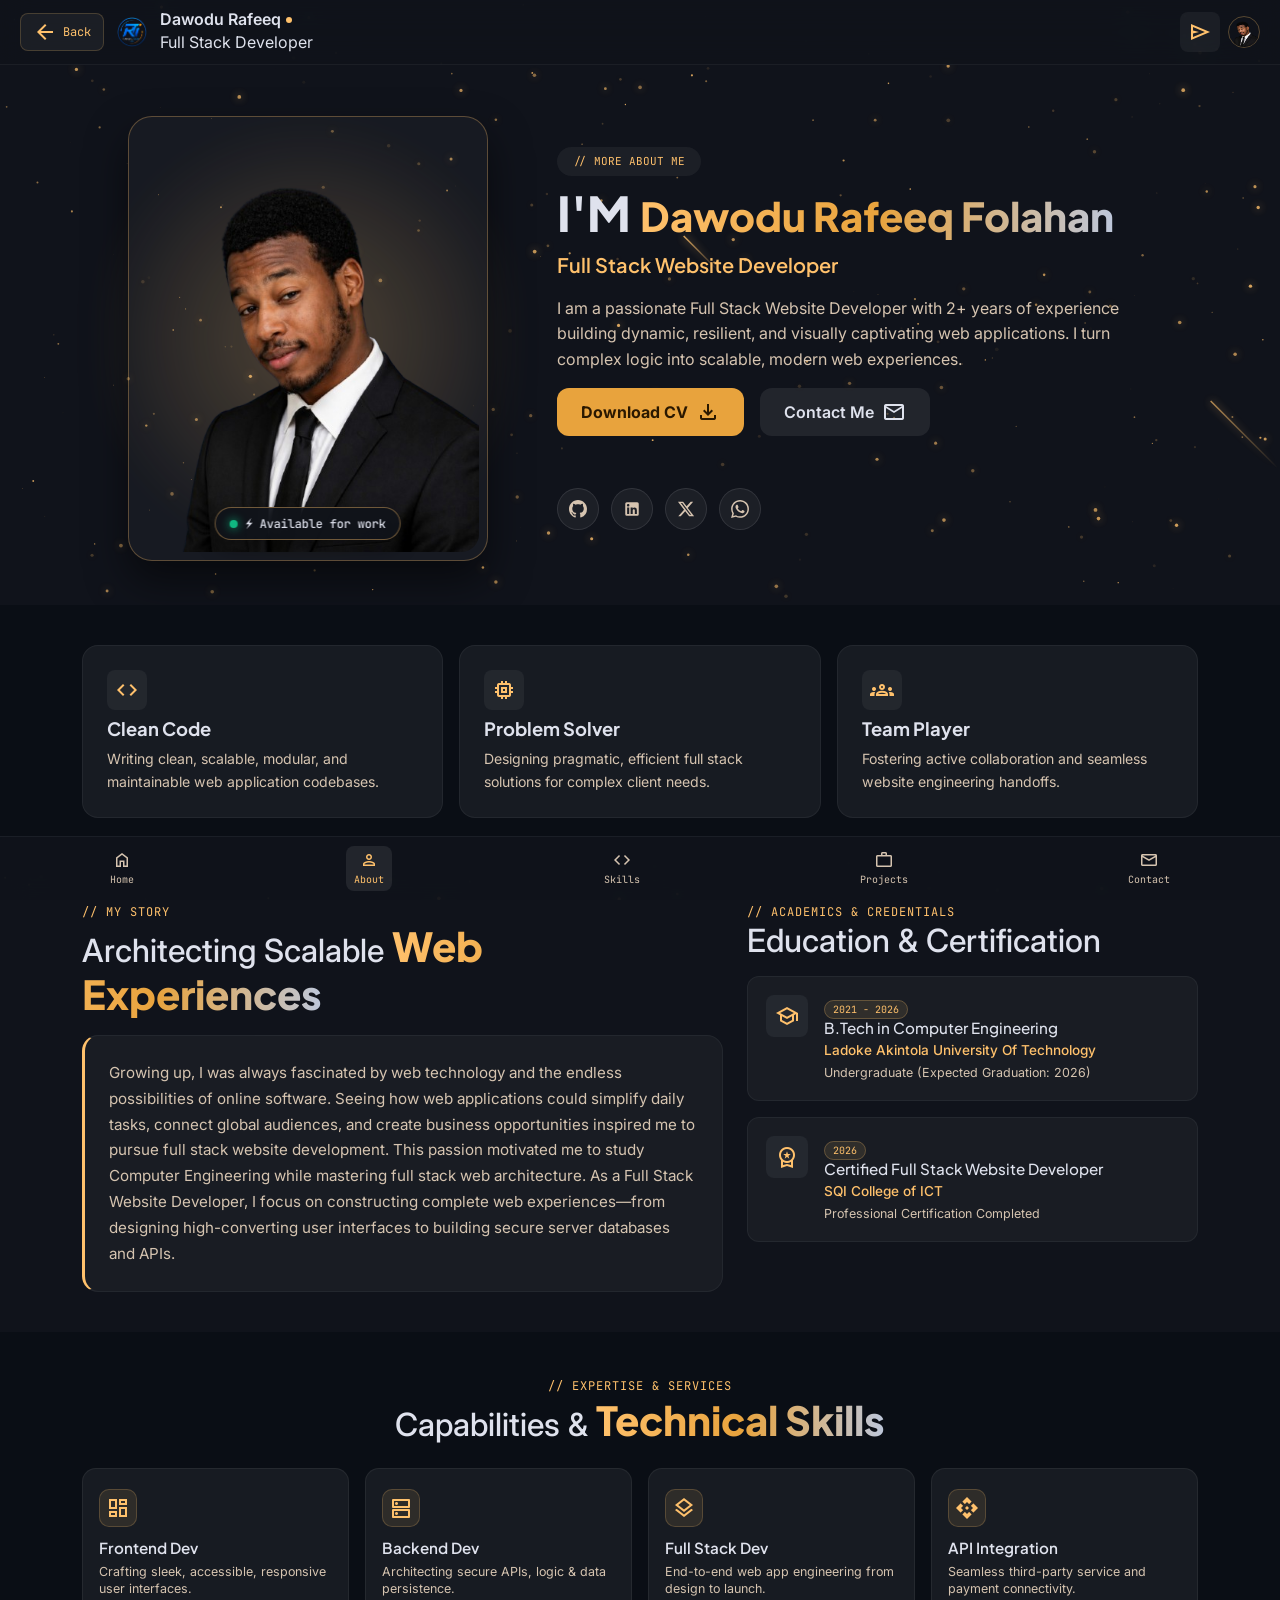
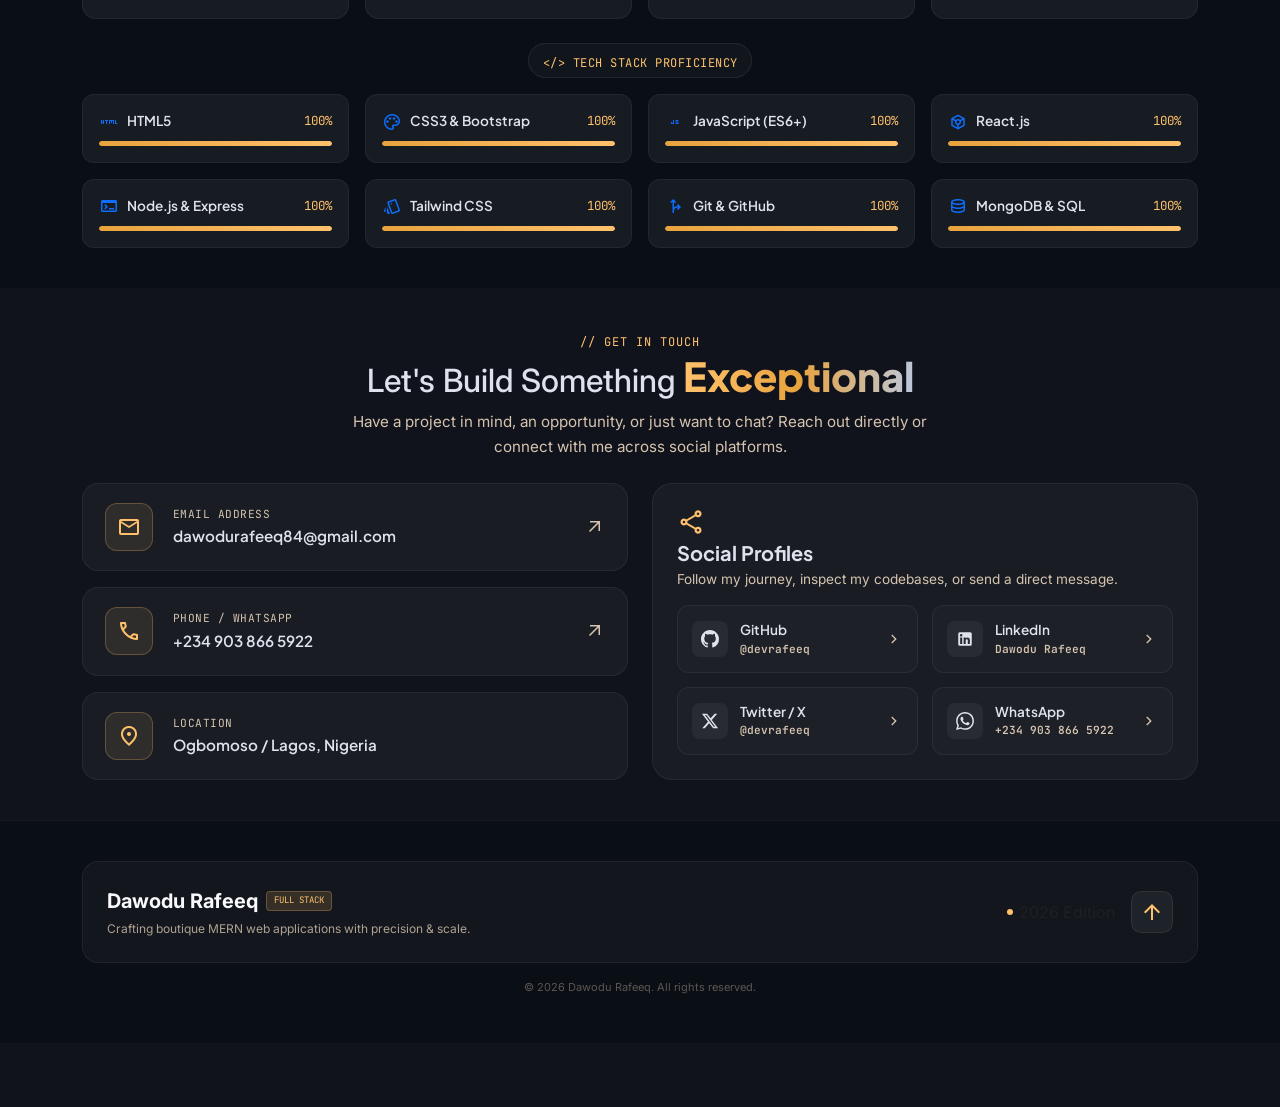
<file: about.html>
<!DOCTYPE html>
<html lang="en" class="dark">
<head>
  <meta charset="UTF-8">
  <meta name="viewport" content="width=device-width, initial-scale=1.0, maximum-scale=1.0, user-scalable=no, viewport-fit=cover">
  <title>About Dawodu Rafeeq | Full Stack Web Developer</title>

  <!-- Google Fonts -->
  <link rel="preconnect" href="https://fonts.googleapis.com">
  <link rel="preconnect" href="https://fonts.gstatic.com" crossorigin>
  <link href="https://fonts.googleapis.com/css2?family=Inter:wght@300;400;500;600;700&family=JetBrains+Mono:wght@400;500;600;700&family=Plus+Jakarta+Sans:wght@500;600;700;800&display=swap" rel="stylesheet">
  <link href="https://fonts.googleapis.com/css2?family=Material+Symbols+Outlined:opsz,wght,FILL,GRAD@20..48,100..700,0..1,-50..200" rel="stylesheet">

  <!-- Bootstrap 5.3 CSS -->
  <link href="https://cdn.jsdelivr.net/npm/bootstrap@5.3.2/dist/css/bootstrap.min.css" rel="stylesheet">

  <!-- Custom CSS -->
  <link rel="stylesheet" href="style.css">
  <link rel="stylesheet" href="about.css">
  <link rel="icon" href="./IMAGES/my logo.png">
</head>
<body>

  <!-- Animated Stars Canvas Background -->
  <canvas id="stars-canvas"></canvas>

  <!-- Header (Clean Top Navigation) -->
  <header class="portfolio-header" id="main-header">
    <div class="header-container">
      <div class="brand-group">
        <a href="index.html" class="btn-back-nav" title="Go back to Home">
          <span class="material-symbols-outlined">arrow_back</span>
          <span>Back</span>
        </a>
        <img alt="DevRafeeq Brand Monogram Logo" class="brand-logo" src="./IMAGES/my logo.png">
        <div class="brand-text d-none d-sm-block">
          <div class="brand-title">
            <span>Dawodu Rafeeq</span>
            <span class="status-dot"></span>
          </div>
          <span class="brand-subtitle">Full Stack Developer</span>
        </div>
      </div>

      <div class="header-actions">
        <a href="#contact" class="header-btn" aria-label="Contact">
          <span class="material-symbols-outlined">send</span>
        </a>
        <div class="profile-avatar">
          <img alt="Profile" src="./IMAGES/mypicture.png">
        </div>
      </div>
    </div>
  </header>

  <main class="portfolio-main">
    <!-- Hero / Bio Section -->
    <section id="hero" class="hero-section text-center text-lg-start">
      <div class="container">
        <div class="row align-items-center g-4">
          <!-- Hero Profile Image Frame -->
          <div class="col-lg-5 text-center">
            <div class="hero-image-container">
              <div class="image-glow"></div>
              <div class="image-frame">
                <img src="./IMAGES/mypicture.png" alt="Dawodu Rafeeq Folahan" class="hero-img">
                <div class="experience-badge">
                  <span class="badge-dot"></span>
                  <span class="badge-text">⚡ Available for work</span>
                </div>
              </div>
            </div>
          </div>

          <!-- Hero Content -->
          <div class="col-lg-7">
            <div class="status-pill mb-2">
              <span class="pill-text">// MORE ABOUT ME</span>
            </div>
            <h1 class="hero-headline mb-2">
              I'M <span class="hero-gradient-text">Dawodu Rafeeq Folahan</span>
            </h1>
            <div class="hero-subtitle mb-2">Full Stack Website Developer</div>
            <p class="hero-desc text-start mx-0 mb-3">
              I am a passionate Full Stack Website Developer with 2+ years of experience building dynamic, resilient, and visually captivating web applications. I turn complex logic into scalable, modern web experiences.
            </p>

            <!-- CTA Actions & Social Links Stack -->
            <div class="cta-wrapper d-flex flex-column align-items-center align-items-lg-start gap-3">
              <!-- Primary Action Buttons -->
              <div class="cta-group d-flex align-items-center flex-wrap gap-3">
                <a href="#" class="btn-primary">
                  <span>Download CV</span>
                  <span class="material-symbols-outlined">download</span>
                </a>
                <a href="#contact" class="btn-secondary">
                  <span>Contact Me</span>
                  <span class="material-symbols-outlined">mail</span>
                </a>
              </div>

              <!-- Hero Social Icons Bar (Positioned Directly Under Buttons) -->
              <div class="hero-social-links pt-1">
                <a href="https://github.com" target="_blank" aria-label="GitHub" class="social-icon-btn github">
                  <svg viewBox="0 0 24 24" width="18" height="18" fill="currentColor"><path d="M12 0C5.37 0 0 5.37 0 12c0 5.31 3.435 9.795 8.205 11.385.6.105.825-.255.825-.57 0-.285-.015-1.23-.015-2.235-3.015.555-3.795-.735-4.035-1.41-.135-.345-.72-1.41-1.23-1.695-.42-.225-1.02-.78-.015-.795.945-.015 1.62.87 1.845 1.23 1.08 1.815 2.805 1.305 3.495.99.105-.78.42-1.305.765-1.605-2.67-.3-5.46-1.335-5.46-5.925 0-1.305.465-2.385 1.23-3.225-.12-.3-.54-1.53.12-3.18 0 0 1.005-.315 3.3 1.23.96-.27 1.98-.405 3-.405s2.04.135 3 .405c2.295-1.56 3.3-1.23 3.3-1.23.66 1.65.24 2.88.12 3.18.765.84 1.23 1.905 1.23 3.225 0 4.605-2.805 5.625-5.475 5.925.435.375.81 1.095.81 2.22 0 1.605-.015 2.895-.015 3.3 0 .315.225.69.825.57A12.02 12.02 0 0024 12c0-6.63-5.37-12-12-12z"/></svg>
                </a>
                <a href="https://linkedin.com" target="_blank" aria-label="LinkedIn" class="social-icon-btn linkedin">
                  <svg viewBox="0 0 24 24" width="18" height="18" fill="currentColor"><path d="M19 3a2 2 0 0 1 2 2v14a2 2 0 0 1-2 2H5a2 2 0 0 1-2-2V5a2 2 0 0 1 2-2h14m-.5 15.5v-5.3a3.26 3.26 0 0 0-3.26-3.26c-.85 0-1.84.52-2.28 1.3v-1.11h-2.79v8.37h2.79v-4.93c0-.77.62-1.4 1.39-1.4a1.4 1.4 0 0 1 1.4 1.4v4.93h2.75M6.88 8.56a1.68 1.68 0 0 0 1.68-1.68c0-.93-.75-1.69-1.68-1.69a1.69 1.69 0 0 0-1.69 1.69c0 .93.76 1.68 1.69 1.68m1.39 9.94v-8.37H5.5v8.37h2.77z"/></svg>
                </a>
                <a href="https://twitter.com" target="_blank" aria-label="Twitter / X" class="social-icon-btn twitter">
                  <svg viewBox="0 0 24 24" width="18" height="18" fill="currentColor"><path d="M18.244 2.25h3.308l-7.227 8.26 8.502 11.24H16.17l-5.214-6.817L4.99 21.75H1.68l7.73-8.835L1.254 2.25H8.08l4.713 6.231zm-1.161 17.52h1.833L7.084 4.126H5.117z"/></svg>
                </a>
                <a href="https://wa.me/2349038665922" target="_blank" aria-label="WhatsApp" class="social-icon-btn whatsapp">
                  <svg viewBox="0 0 24 24" width="18" height="18" fill="currentColor"><path d="M.057 24l1.687-6.163c-1.041-1.804-1.588-3.849-1.587-5.946.003-6.556 5.338-11.891 11.893-11.891 3.181.001 6.167 1.24 8.413 3.488 2.245 2.248 3.481 5.236 3.48 8.414-.003 6.557-5.338 11.892-11.893 11.892-1.99-.001-3.951-.5-5.688-1.448l-6.305 1.654zm6.597-3.807c1.676.995 3.276 1.591 5.392 1.592 5.448 0 9.886-4.434 9.889-9.885.002-5.462-4.415-9.89-9.881-9.892-5.452 0-9.887 4.434-9.889 9.884-.001 2.225.651 3.891 1.746 5.634l-.999 3.648 3.742-.981zm11.387-5.464c-.074-.124-.272-.198-.57-.347-.297-.149-1.758-.868-2.031-.967-.272-.099-.47-.149-.669.149-.198.297-.768.967-.941 1.165-.173.198-.347.223-.644.074-.297-.149-1.255-.462-2.39-1.475-.883-.788-1.48-1.761-1.653-2.059-.173-.297-.018-.458.13-.606.134-.133.297-.347.446-.521.151-.172.2-.296.3-.495.099-.198.05-.372-.025-.521-.075-.148-.669-1.611-.916-2.206-.242-.579-.487-.501-.669-.51l-.57-.01c-.198 0-.52.074-.792.372s-1.04 1.016-1.04 2.479 1.065 2.876 1.213 3.074c.149.198 2.095 3.2 5.076 4.487.709.306 1.263.489 1.694.626.712.226 1.36.194 1.872.118.571-.085 1.758-.719 2.006-1.413.248-.695.248-1.29.173-1.414z"/></svg>
                </a>
              </div>
            </div>
          </div>
        </div>
      </div>
    </section>

    <!-- Core Characteristics Grid -->
    <section class="content-section bg-alt">
      <div class="container">
        <div class="row g-3">
          <div class="col-md-4">
            <div class="cha-card h-100">
              <div class="icon-box mb-2">
                <span class="material-symbols-outlined">code</span>
              </div>
              <h3>Clean Code</h3>
              <p>Writing clean, scalable, modular, and maintainable web application codebases.</p>
            </div>
          </div>

          <div class="col-md-4">
            <div class="cha-card h-100">
              <div class="icon-box mb-2">
                <span class="material-symbols-outlined">memory</span>
              </div>
              <h3>Problem Solver</h3>
              <p>Designing pragmatic, efficient full stack solutions for complex client needs.</p>
            </div>
          </div>

          <div class="col-md-4">
            <div class="cha-card h-100">
              <div class="icon-box mb-2">
                <span class="material-symbols-outlined">groups</span>
              </div>
              <h3>Team Player</h3>
              <p>Fostering active collaboration and seamless website engineering handoffs.</p>
            </div>
          </div>
        </div>
      </div>
    </section>

    <!-- My Story & Education Section -->
    <section id="about-story" class="content-section">
      <div class="container">
        <div class="row g-4">
          <!-- Story Narrative -->
          <div class="col-lg-7">
            <div class="section-header mb-3">
              <span class="section-tag">// MY STORY</span>
              <h2>Architecting Scalable <span class="hero-gradient-text">Web Experiences</span></h2>
            </div>
            <div class="story-narrative">
              <p>
                Growing up, I was always fascinated by web technology and the endless possibilities of online software. Seeing how web applications could simplify daily tasks, connect global audiences, and create business opportunities inspired me to pursue full stack website development. This passion motivated me to study Computer Engineering while mastering full stack web architecture. As a Full Stack Website Developer, I focus on constructing complete web experiences—from designing high-converting user interfaces to building secure server databases and APIs.
              </p>
            </div>
          </div>

          <!-- Education & Certifications -->
          <div class="col-lg-5">
            <div class="section-header mb-3">
              <span class="section-tag">// ACADEMICS & CREDENTIALS</span>
              <h2>Education &amp; Certification</h2>
            </div>
            <div class="d-flex flex-column gap-3">
              <div class="certificate-card">
                <div class="cert-logo-wrap">
                  <span class="material-symbols-outlined">school</span>
                </div>
                <div class="cert-info">
                  <div class="cert-meta-row">
                    <span class="cert-year-tag">2021 - 2026</span>
                  </div>
                  <h4>B.Tech in Computer Engineering</h4>
                  <div class="institution">Ladoke Akintola University Of Technology</div>
                  <div class="cert-status">Undergraduate (Expected Graduation: 2026)</div>
                </div>
              </div>

              <div class="certificate-card">
                <div class="cert-logo-wrap">
                  <span class="material-symbols-outlined">workspace_premium</span>
                </div>
                <div class="cert-info">
                  <div class="cert-meta-row">
                    <span class="cert-year-tag">2026</span>
                  </div>
                  <h4>Certified Full Stack Website Developer</h4>
                  <div class="institution">SQI College of ICT</div>
                  <div class="cert-status">Professional Certification Completed</div>
                </div>
              </div>
            </div>
          </div>
        </div>
      </div>
    </section>

    <!-- Combined Capabilities & Technical Skills Section -->
    <section id="skills" class="content-section bg-alt">
      <div class="container text-center">
        <div class="section-header mb-4">
          <span class="section-tag">// EXPERTISE & SERVICES</span>
          <h2>Capabilities &amp; <span class="hero-gradient-text">Technical Skills</span></h2>
        </div>

        <!-- Part 1: Core Capabilities -->
        <div class="row g-3 mb-4 text-start">
          <div class="col-6 col-md-3">
            <div class="capability-card">
              <div class="cap-icon-box">
                <span class="material-symbols-outlined">dashboard</span>
              </div>
              <h4>Frontend Dev</h4>
              <p>Crafting sleek, accessible, responsive user interfaces.</p>
            </div>
          </div>

          <div class="col-6 col-md-3">
            <div class="capability-card">
              <div class="cap-icon-box">
                <span class="material-symbols-outlined">dns</span>
              </div>
              <h4>Backend Dev</h4>
              <p>Architecting secure APIs, logic &amp; data persistence.</p>
            </div>
          </div>

          <div class="col-6 col-md-3">
            <div class="capability-card">
              <div class="cap-icon-box">
                <span class="material-symbols-outlined">layers</span>
              </div>
              <h4>Full Stack Dev</h4>
              <p>End-to-end web app engineering from design to launch.</p>
            </div>
          </div>

          <div class="col-6 col-md-3">
            <div class="capability-card">
              <div class="cap-icon-box">
                <span class="material-symbols-outlined">api</span>
              </div>
              <h4>API Integration</h4>
              <p>Seamless third-party service and payment connectivity.</p>
            </div>
          </div>
        </div>

        <!-- Sub-Heading Divider -->
        <div class="skills-sub-title mb-3">
          <span class="sub-tag">&lt;/&gt; TECH STACK PROFICIENCY</span>
        </div>

        <!-- Part 2: Skill Bars -->
        <div class="row g-3 text-start">
          <div class="col-sm-6 col-lg-3">
            <div class="skill-card">
              <div class="skill-header">
                <div class="skill-identity">
                  <span class="material-symbols-outlined text-primary fs-5">html</span>
                  <span class="skill-name">HTML5</span>
                </div>
                <span class="skill-percentage">100%</span>
              </div>
              <div class="progress-bar-custom"><div class="progress-fill" style="width: 100%;"></div></div>
            </div>
          </div>

          <div class="col-sm-6 col-lg-3">
            <div class="skill-card">
              <div class="skill-header">
                <div class="skill-identity">
                  <span class="material-symbols-outlined text-primary fs-5">palette</span>
                  <span class="skill-name">CSS3 &amp; Bootstrap</span>
                </div>
                <span class="skill-percentage">100%</span>
              </div>
              <div class="progress-bar-custom"><div class="progress-fill" style="width: 100%;"></div></div>
            </div>
          </div>

          <div class="col-sm-6 col-lg-3">
            <div class="skill-card">
              <div class="skill-header">
                <div class="skill-identity">
                  <span class="material-symbols-outlined text-primary fs-5">javascript</span>
                  <span class="skill-name">JavaScript (ES6+)</span>
                </div>
                <span class="skill-percentage">100%</span>
              </div>
              <div class="progress-bar-custom"><div class="progress-fill" style="width: 100%;"></div></div>
            </div>
          </div>

          <div class="col-sm-6 col-lg-3">
            <div class="skill-card">
              <div class="skill-header">
                <div class="skill-identity">
                  <span class="material-symbols-outlined text-primary fs-5">token</span>
                  <span class="skill-name">React.js</span>
                </div>
                <span class="skill-percentage">100%</span>
              </div>
              <div class="progress-bar-custom"><div class="progress-fill" style="width: 100%;"></div></div>
            </div>
          </div>

          <div class="col-sm-6 col-lg-3">
            <div class="skill-card">
              <div class="skill-header">
                <div class="skill-identity">
                  <span class="material-symbols-outlined text-primary fs-5">terminal</span>
                  <span class="skill-name">Node.js &amp; Express</span>
                </div>
                <span class="skill-percentage">100%</span>
              </div>
              <div class="progress-bar-custom"><div class="progress-fill" style="width: 100%;"></div></div>
            </div>
          </div>

          <div class="col-sm-6 col-lg-3">
            <div class="skill-card">
              <div class="skill-header">
                <div class="skill-identity">
                  <span class="material-symbols-outlined text-primary fs-5">style</span>
                  <span class="skill-name">Tailwind CSS</span>
                </div>
                <span class="skill-percentage">100%</span>
              </div>
              <div class="progress-bar-custom"><div class="progress-fill" style="width: 100%;"></div></div>
            </div>
          </div>

          <div class="col-sm-6 col-lg-3">
            <div class="skill-card">
              <div class="skill-header">
                <div class="skill-identity">
                  <span class="material-symbols-outlined text-primary fs-5">fork_right</span>
                  <span class="skill-name">Git &amp; GitHub</span>
                </div>
                <span class="skill-percentage">100%</span>
              </div>
              <div class="progress-bar-custom"><div class="progress-fill" style="width: 100%;"></div></div>
            </div>
          </div>

          <div class="col-sm-6 col-lg-3">
            <div class="skill-card">
              <div class="skill-header">
                <div class="skill-identity">
                  <span class="material-symbols-outlined text-primary fs-5">database</span>
                  <span class="skill-name">MongoDB &amp; SQL</span>
                </div>
                <span class="skill-percentage">100%</span>
              </div>
              <div class="progress-bar-custom"><div class="progress-fill" style="width: 100%;"></div></div>
            </div>
          </div>
        </div>
      </div>
    </section>

    <!-- Contact Section -->
    <section id="contact" class="content-section">
      <div class="container">
        <div class="section-header text-center mb-4">
          <span class="section-tag">// GET IN TOUCH</span>
          <h2>Let's Build Something <span class="hero-gradient-text">Exceptional</span></h2>
          <p class="section-desc mx-auto" style="max-width: 580px;">Have a project in mind, an opportunity, or just want to chat? Reach out directly or connect with me across social platforms.</p>
        </div>

        <div class="row g-4 justify-content-center align-items-stretch">
          <!-- Left: Direct Contact Information Cards -->
          <div class="col-lg-6">
            <div class="contact-info-wrapper h-100 d-flex flex-column justify-content-between gap-3">
              <a href="mailto:dawodurafeeq84@gmail.com" class="contact-detail-card">
                <div class="contact-icon-box">
                  <span class="material-symbols-outlined">mail</span>
                </div>
                <div class="contact-card-text">
                  <span class="contact-label">EMAIL ADDRESS</span>
                  <span class="contact-value">dawodurafeeq84@gmail.com</span>
                </div>
                <span class="material-symbols-outlined arrow-icon">arrow_outward</span>
              </a>

              <a href="https://wa.me/2349038665922" target="_blank" rel="noopener noreferrer" class="contact-detail-card">
                <div class="contact-icon-box">
                  <span class="material-symbols-outlined">call</span>
                </div>
                <div class="contact-card-text">
                  <span class="contact-label">PHONE / WHATSAPP</span>
                  <span class="contact-value">+234 903 866 5922</span>
                </div>
                <span class="material-symbols-outlined arrow-icon">arrow_outward</span>
              </a>

              <div class="contact-detail-card static">
                <div class="contact-icon-box">
                  <span class="material-symbols-outlined">location_on</span>
                </div>
                <div class="contact-card-text">
                  <span class="contact-label">LOCATION</span>
                  <span class="contact-value">Ogbomoso / Lagos, Nigeria</span>
                </div>
              </div>
            </div>
          </div>

          <!-- Right: Social Media Hub Card -->
          <div class="col-lg-6">
            <div class="social-hub-card h-100">
              <div class="hub-header mb-3">
                <span class="material-symbols-outlined hub-icon">share</span>
                <h3>Social Profiles</h3>
                <p>Follow my journey, inspect my codebases, or send a direct message.</p>
              </div>

              <div class="social-grid">
                <a href="https://github.com" target="_blank" class="social-grid-item github">
                  <div class="social-brand-icon">
                    <svg viewBox="0 0 24 24" fill="currentColor"><path d="M12 0C5.37 0 0 5.37 0 12c0 5.31 3.435 9.795 8.205 11.385.6.105.825-.255.825-.57 0-.285-.015-1.23-.015-2.235-3.015.555-3.795-.735-4.035-1.41-.135-.345-.72-1.41-1.23-1.695-.42-.225-1.02-.78-.015-.795.945-.015 1.62.87 1.845 1.23 1.08 1.815 2.805 1.305 3.495.99.105-.78.42-1.305.765-1.605-2.67-.3-5.46-1.335-5.46-5.925 0-1.305.465-2.385 1.23-3.225-.12-.3-.54-1.53.12-3.18 0 0 1.005-.315 3.3 1.23.96-.27 1.98-.405 3-.405s2.04.135 3 .405c2.295-1.56 3.3-1.23 3.3-1.23.66 1.65.24 2.88.12 3.18.765.84 1.23 1.905 1.23 3.225 0 4.605-2.805 5.625-5.475 5.925.435.375.81 1.095.81 2.22 0 1.605-.015 2.895-.015 3.3 0 .315.225.69.825.57A12.02 12.02 0 0024 12c0-6.63-5.37-12-12-12z"/></svg>
                  </div>
                  <div class="social-details">
                    <span class="social-title">GitHub</span>
                    <span class="social-handle">@devrafeeq</span>
                  </div>
                  <span class="material-symbols-outlined link-arrow">chevron_right</span>
                </a>

                <a href="https://linkedin.com" target="_blank" class="social-grid-item linkedin">
                  <div class="social-brand-icon">
                    <svg viewBox="0 0 24 24" fill="currentColor"><path d="M19 3a2 2 0 0 1 2 2v14a2 2 0 0 1-2 2H5a2 2 0 0 1-2-2V5a2 2 0 0 1 2-2h14m-.5 15.5v-5.3a3.26 3.26 0 0 0-3.26-3.26c-.85 0-1.84.52-2.28 1.3v-1.11h-2.79v8.37h2.79v-4.93c0-.77.62-1.4 1.39-1.4a1.4 1.4 0 0 1 1.4 1.4v4.93h2.75M6.88 8.56a1.68 1.68 0 0 0 1.68-1.68c0-.93-.75-1.69-1.68-1.69a1.69 1.69 0 0 0-1.69 1.69c0 .93.76 1.68 1.69 1.68m1.39 9.94v-8.37H5.5v8.37h2.77z"/></svg>
                  </div>
                  <div class="social-details">
                    <span class="social-title">LinkedIn</span>
                    <span class="social-handle">Dawodu Rafeeq</span>
                  </div>
                  <span class="material-symbols-outlined link-arrow">chevron_right</span>
                </a>

                <a href="https://twitter.com" target="_blank" class="social-grid-item twitter">
                  <div class="social-brand-icon">
                    <svg viewBox="0 0 24 24" fill="currentColor"><path d="M18.244 2.25h3.308l-7.227 8.26 8.502 11.24H16.17l-5.214-6.817L4.99 21.75H1.68l7.73-8.835L1.254 2.25H8.08l4.713 6.231zm-1.161 17.52h1.833L7.084 4.126H5.117z"/></svg>
                  </div>
                  <div class="social-details">
                    <span class="social-title">Twitter / X</span>
                    <span class="social-handle">@devrafeeq</span>
                  </div>
                  <span class="material-symbols-outlined link-arrow">chevron_right</span>
                </a>

                <a href="https://wa.me/2349038665922" target="_blank" class="social-grid-item whatsapp">
                  <div class="social-brand-icon">
                    <svg viewBox="0 0 24 24" fill="currentColor"><path d="M.057 24l1.687-6.163c-1.041-1.804-1.588-3.849-1.587-5.946.003-6.556 5.338-11.891 11.893-11.891 3.181.001 6.167 1.24 8.413 3.488 2.245 2.248 3.481 5.236 3.48 8.414-.003 6.557-5.338 11.892-11.893 11.892-1.99-.001-3.951-.5-5.688-1.448l-6.305 1.654zm6.597-3.807c1.676.995 3.276 1.591 5.392 1.592 5.448 0 9.886-4.434 9.889-9.885.002-5.462-4.415-9.89-9.881-9.892-5.452 0-9.887 4.434-9.889 9.884-.001 2.225.651 3.891 1.746 5.634l-.999 3.648 3.742-.981zm11.387-5.464c-.074-.124-.272-.198-.57-.347-.297-.149-1.758-.868-2.031-.967-.272-.099-.47-.149-.669.149-.198.297-.768.967-.941 1.165-.173.198-.347.223-.644.074-.297-.149-1.255-.462-2.39-1.475-.883-.788-1.48-1.761-1.653-2.059-.173-.297-.018-.458.13-.606.134-.133.297-.347.446-.521.151-.172.2-.296.3-.495.099-.198.05-.372-.025-.521-.075-.148-.669-1.611-.916-2.206-.242-.579-.487-.501-.669-.51l-.57-.01c-.198 0-.52.074-.792.372s-1.04 1.016-1.04 2.479 1.065 2.876 1.213 3.074c.149.198 2.095 3.2 5.076 4.487.709.306 1.263.489 1.694.626.712.226 1.36.194 1.872.118.571-.085 1.758-.719 2.006-1.413.248-.695.248-1.29.173-1.414z"/></svg>
                  </div>
                  <div class="social-details">
                    <span class="social-title">WhatsApp</span>
                    <span class="social-handle">+234 903 866 5922</span>
                  </div>
                  <span class="material-symbols-outlined link-arrow">chevron_right</span>
                </a>
              </div>
            </div>
          </div>
        </div>
      </div>
    </section>

    <!-- REDESIGNED FOOTER (MATCHED TO INDEX & PROJECTS PAGES) -->
    <footer class="portfolio-footer">
      <div class="container max-w-4xl">
        <div class="footer-glass-panel p-4 rounded-4 d-flex flex-column flex-md-row justify-content-between align-items-center gap-3">
          <div class="footer-brand-info text-center text-md-start">
            <div class="d-flex align-items-center justify-content-center justify-content-md-start gap-2 mb-1">
              <span class="fw-bold fs-5 text-light">Dawodu Rafeeq</span>
              <span class="badge-tag">FULL STACK</span>
            </div>
            <p class="footer-subtext mb-0 font-mono">Crafting boutique MERN web applications with precision &amp; scale.</p>
          </div>

          <div class="footer-right-action d-flex align-items-center gap-3">
            <span class="status-online font-mono text-muted">
              <span class="dot"></span> 2026 Edition
            </span>
            <a href="#hero" class="footer-back-top" aria-label="Back to Top">
              <span class="material-symbols-outlined">arrow_upward</span>
            </a>
          </div>
        </div>

        <div class="footer-bottom-bar text-center mt-3 font-mono">
          © 2026 Dawodu Rafeeq. All rights reserved.
        </div>
      </div>
    </footer>
  </main>

  <!-- Mobile Bottom Navigation Dock -->
  <nav class="mobile-bottom-nav">
    <a href="index.html" class="nav-link" title="Home">
      <span class="material-symbols-outlined">home</span>
      <span>Home</span>
    </a>
    <a href="#hero" class="nav-link active" title="About">
      <span class="material-symbols-outlined">person</span>
      <span>About</span>
    </a>
    <a href="#skills" class="nav-link" title="Skills">
      <span class="material-symbols-outlined">code</span>
      <span>Skills</span>
    </a>
    <a href="index.html#projects" class="nav-link" title="Projects">
      <span class="material-symbols-outlined">work</span>
      <span>Projects</span>
    </a>
    <a href="#contact" class="nav-link" title="Contact">
      <span class="material-symbols-outlined">mail</span>
      <span>Contact</span>
    </a>
  </nav>

  <!-- Bootstrap 5 JS -->
  <script src="https://cdn.jsdelivr.net/npm/bootstrap@5.3.2/dist/js/bootstrap.bundle.min.js"></script>

  <!-- Custom Animation Script -->
  <script src="animation.js"></script>
</body>
</html>
</file>
<file: style.css>
/* Custom CSS Variables & Base Rules */
:root {
    --bg-surface: #10131b;
    --bg-surface-alt: #0a0e15;
    --bg-card: rgba(28, 32, 39, 0.75);
    --primary-color: #ffc16c;
    --primary-container: #e8a33d;
    --text-primary: #dfe2ed;
    --text-muted: #d6c4b0;
    --font-display: 'Plus Jakarta Sans', sans-serif;
    --font-body: 'Inter', sans-serif;
    --font-mono: 'JetBrains Mono', monospace;
}

* {
    box-sizing: border-box;
}

html {
    scroll-behavior: smooth;
}

body {
    margin: 0;
    padding: 0;
    background-color: var(--bg-surface);
    color: var(--text-primary);
    font-family: var(--font-body);
    overflow-x: hidden;
    padding-bottom: calc(64px + env(safe-area-inset-bottom));
}

::-webkit-scrollbar {
    display: none;
}

/* Header Styles */
.portfolio-header {
    position: fixed;
    top: 0;
    width: 100%;
    z-index: 1000;
    background: rgba(16, 19, 27, 0.85);
    backdrop-filter: blur(16px);
    border-bottom: 1px solid rgba(255, 255, 255, 0.05);
    transition: transform 0.35s ease, opacity 0.35s ease;
}

.portfolio-header.header-hidden {
    transform: translateY(-100%);
    opacity: 0;
}

.header-container {
    height: 64px;
    padding: 0 1.25rem;
    display: flex;
    align-items: center;
    justify-content: space-between;
}

.brand-group {
    display: flex;
    align-items: center;
    gap: 0.75rem;
}

.brand-logo {
    height: 32px;
    width: auto;
}

.brand-title {
    display: flex;
    align-items: center;
    gap: 0.35rem;
    font-weight: 600;
    line-height: 1.2;
}

.brand-role {
    font-family: var(--font-mono);
    font-size: 10px;
    color: var(--primary-color);
    letter-spacing: 0.3px;
    line-height: 1.2;
    opacity: 0.9;
}

.status-dot {
    width: 6px;
    height: 6px;
    border-radius: 50%;
    background-color: var(--primary-color);
    animation: pulse 2s infinite;
}

.header-actions {
    display: flex;
    align-items: center;
    gap: 0.5rem;
}

.header-btn {
    width: 40px;
    height: 40px;
    display: flex;
    align-items: center;
    justify-content: center;
    border-radius: 8px;
    background: rgba(255, 255, 255, 0.05);
    color: var(--primary-color);
    text-decoration: none;
    transition: all 0.2s ease;
}

.header-btn:hover {
    background: var(--primary-color);
    color: #000;
}

.profile-avatar img {
    width: 32px;
    height: 32px;
    border-radius: 50%;
    border: 1px solid rgba(255, 193, 108, 0.3);
}

/* Sections & Typography */
.portfolio-main {
    padding-top: 64px;
    padding-bottom: 0;
}

.content-section {
    padding: 3.5rem 1.25rem 2rem;
    position: relative;
}

.bg-alt {
    background-color: var(--bg-surface-alt);
}

.hero-section {
    position: relative;
    padding: 3rem 1.25rem 3.5rem;
    overflow: hidden;
}

.hero-glow-amber {
    position: absolute;
    top: -50px;
    left: 50%;
    transform: translateX(-50%);
    width: 350px;
    height: 350px;
    background: var(--primary-container);
    filter: blur(110px);
    opacity: 0.25;
    border-radius: 50%;
    pointer-events: none;
    z-index: -1;
}

.status-pill {
    display: inline-flex;
    align-items: center;
    gap: 0.5rem;
    padding: 0.4rem 1rem;
    border-radius: 50px;
    background: rgba(255, 255, 255, 0.05);
    margin-bottom: 1.25rem;
}

.status-ping {
    width: 8px;
    height: 8px;
    border-radius: 50%;
    background-color: var(--primary-color);
    animation: ping 1.5s infinite;
}

.pill-text {
    font-family: var(--font-mono);
    font-size: 11px;
    color: var(--primary-color);
    text-transform: uppercase;
}

.hero-headline {
    font-family: var(--font-display);
    font-weight: 800;
    font-size: 2.25rem;
}

.hero-gradient-text {
    font-family: var(--font-display);
    font-weight: 800;
    font-size: 2rem;
    background: linear-gradient(90deg, #ffc16c, #e8a33d, #bdc7db);
    -webkit-background-clip: text;
    -webkit-text-fill-color: transparent;
}

.hero-desc {
    color: var(--text-muted);
    max-width: 600px;
    margin: 1rem auto 1.75rem;
    line-height: 1.6;
}

/* Buttons */
.cta-group {
    display: flex;
    justify-content: center;
    gap: 1rem;
    flex-wrap: wrap;
    margin-bottom: 2rem;
}

.btn-primary {
    display: inline-flex;
    align-items: center;
    gap: 0.5rem;
    padding: 0.75rem 1.5rem;
    border-radius: 12px;
    background: var(--primary-container);
    color: #2a1800;
    font-weight: 700;
    text-decoration: none;
    border: none;
    transition: transform 0.25s ease, box-shadow 0.25s ease, filter 0.25s ease;
}

.btn-primary:hover {
    filter: brightness(1.15);
    color: #2a1800;
    transform: translateY(-2px);
    box-shadow: 0 8px 20px rgba(232, 163, 61, 0.35);
}

.btn-secondary {
    display: inline-flex;
    align-items: center;
    gap: 0.5rem;
    padding: 0.75rem 1.5rem;
    border-radius: 12px;
    background: rgba(255, 255, 255, 0.08);
    color: var(--text-primary);
    font-weight: 600;
    text-decoration: none;
    transition: background 0.25s ease, transform 0.25s ease;
}

.btn-secondary:hover {
    background: rgba(255, 255, 255, 0.15);
    color: var(--text-primary);
    transform: translateY(-2px);
}

/* REFRAMED STUNNING ABOUT ME CARDS & STYLING */
.about-text-card {
    position: relative;
    background: var(--bg-card);
    border: 1px solid rgba(255, 255, 255, 0.06);
    border-radius: 14px;
    padding: 1.15rem 1.25rem;
    backdrop-filter: blur(12px);
    overflow: hidden;
    transition: all 0.35s cubic-bezier(0.16, 1, 0.3, 1);
}

.card-glow-bar {
    position: absolute;
    left: 0;
    top: 0;
    bottom: 0;
    width: 3px;
    background: linear-gradient(180deg, var(--primary-color), var(--primary-container));
    opacity: 0.7;
    transition: width 0.3s ease, opacity 0.3s ease;
}

.about-text-card:hover {
    border-color: rgba(255, 193, 108, 0.3);
    transform: translateX(4px);
    box-shadow: 0 8px 25px rgba(0, 0, 0, 0.3);
}

.about-text-card:hover .card-glow-bar {
    width: 5px;
    opacity: 1;
}

.section-desc {
    color: var(--text-muted);
    line-height: 1.65;
    font-size: 0.95rem;
}

/* About Section Buttons */
.about-btn {
    display: inline-flex;
    align-items: center;
    justify-content: center;
    gap: 0.6rem;
    padding: 0.85rem 1.75rem;
    border-radius: 12px;
    font-family: var(--font-display);
    font-weight: 700;
    font-size: 0.95rem;
    text-decoration: none;
    position: relative;
    overflow: hidden;
    transition: all 0.3s cubic-bezier(0.16, 1, 0.3, 1);
}

.primary-about-btn {
    background: linear-gradient(135deg, #ffc16c 0%, #e8a33d 100%);
    color: #1a0f00;
    box-shadow: 0 4px 20px rgba(232, 163, 61, 0.25);
    border: 1px solid rgba(255, 255, 255, 0.2);
}

.primary-about-btn:hover {
    color: #1a0f00;
    transform: translateY(-3px) scale(1.02);
    box-shadow: 0 8px 30px rgba(232, 163, 61, 0.45);
}

.secondary-about-btn {
    background: rgba(255, 255, 255, 0.03);
    color: var(--text-primary);
    border: 1px solid rgba(255, 193, 108, 0.25);
    backdrop-filter: blur(10px);
}

.secondary-about-btn:hover {
    color: var(--primary-color);
    background: rgba(255, 193, 108, 0.08);
    border-color: var(--primary-color);
    transform: translateY(-3px) scale(1.02);
    box-shadow: 0 8px 25px rgba(255, 193, 108, 0.15);
}

.about-btn .material-symbols-outlined {
    font-size: 1.25rem;
    transition: transform 0.3s ease;
}

.about-btn:hover .material-symbols-outlined {
    transform: translateY(2px);
}

/* Portrait & Floating Badges */
.portrait-wrap {
    position: relative;
    max-width: 260px;
    margin: 0 auto 2.5rem;
}

.portrait-aura {
    position: absolute;
    inset: 0;
    border-radius: 50%;
    background: var(--primary-container);
    filter: blur(25px);
    opacity: 0.25;
}

.portrait-frame {
    padding: 8px;
    border-radius: 50%;
    background: rgba(255, 255, 255, 0.05);
    backdrop-filter: blur(10px);
}

.portrait-inner img {
    width: 200px;
    height: 200px;
    border-radius: 50%;
    object-fit: cover;
}

.float-badge {
    position: absolute;
    display: flex;
    align-items: center;
    gap: 0.35rem;
    padding: 0.35rem 0.75rem;
    border-radius: 8px;
    background: rgba(38, 42, 50, 0.9);
    font-family: var(--font-mono);
    font-size: 11px;
    box-shadow: 0 4px 12px rgba(0, 0, 0, 0.3);
}

.top-left { top: 0; left: -20px; }
.bottom-left { bottom: 0; left: -15px; }
.top-right { top: 0; right: -20px; }
.bottom-right { bottom: 0; right: -15px; }

.float-slow { animation: subtleFloat 4s ease-in-out infinite; }
.float-reverse { animation: floatOpposite 5s ease-in-out infinite; }

/* Stats Cards */
.stats-grid {
    display: grid;
    grid-template-columns: repeat(2, 1fr);
    gap: 0.75rem;
    max-width: 600px;
    margin: 0 auto;
}

@media(min-width: 576px) {
    .stats-grid { grid-template-columns: repeat(4, 1fr); }
    .hero-headline { font-size: 3rem; }
    .hero-gradient-text { font-size: 2.5rem; }
}

.stats-card {
    padding: 1rem;
    border-radius: 12px;
    background: var(--bg-card);
    display: flex;
    flex-direction: column;
    align-items: center;
}

.stat-number {
    font-family: var(--font-display);
    font-weight: 700;
    font-size: 1.25rem;
    color: var(--primary-color);
}

.stat-label {
    font-family: var(--font-mono);
    font-size: 10px;
    color: var(--text-muted);
    text-transform: uppercase;
}

/* Section Header */
.section-header {
    margin-bottom: 2rem;
}

.section-tag {
    font-family: var(--font-mono);
    font-size: 12px;
    color: var(--primary-color);
    letter-spacing: 1px;
}

/* Cards Base */
.about-card, .tech-card, .contact-form-card {
    background: var(--bg-card);
    border-radius: 16px;
    border: 1px solid rgba(255, 255, 255, 0.05);
    padding: 1.25rem;
    transition: transform 0.3s ease, border-color 0.3s ease, box-shadow 0.3s ease;
}

.about-card:hover, .tech-card:hover {
    border-color: rgba(255, 193, 108, 0.25);
    transform: translateY(-4px);
    box-shadow: 0 12px 30px rgba(0, 0, 0, 0.35);
}

.tech-card {
    height: 100%;
}

.icon-box {
    width: 40px;
    height: 40px;
    border-radius: 8px;
    background: rgba(255, 255, 255, 0.05);
    display: flex;
    align-items: center;
    justify-content: center;
    color: var(--primary-color);
    margin-bottom: 0.75rem;
}

.mono-tag, .tech-pill {
    font-family: var(--font-mono);
    font-size: 11px;
    color: var(--primary-color);
}

.tech-pill {
    display: inline-block;
    padding: 0.3rem 0.65rem;
    background: rgba(255, 193, 108, 0.08);
    border: 1px solid rgba(255, 193, 108, 0.2);
    border-radius: 6px;
    margin-right: 0.4rem;
    margin-bottom: 0.4rem;
    transition: all 0.25s ease;
}

.tech-pill:hover {
    background: var(--primary-color);
    color: #10131b;
    transform: translateY(-2px);
}

.feature-list {
    list-style: none;
    padding: 0;
    margin: 0;
}

.feature-list li {
    display: flex;
    align-items: flex-start;
    gap: 0.5rem;
    margin-bottom: 0.75rem;
    font-size: 14px;
    color: var(--text-muted);
}

.card-footer-info {
    display: flex;
    justify-content: space-between;
    align-items: center;
    font-size: 12px;
}

.status-online {
    display: flex;
    align-items: center;
    gap: 0.35rem;
}

.status-online .dot {
    width: 6px;
    height: 6px;
    border-radius: 50%;
    background-color: var(--primary-color);
}

/* Filter Bar */
.filter-bar {
    display: inline-flex;
    background: rgba(255, 255, 255, 0.05);
    padding: 4px;
    border-radius: 10px;
    flex-wrap: wrap;
    justify-content: center;
}

.filter-btn {
    background: transparent;
    border: none;
    color: var(--text-muted);
    font-family: var(--font-mono);
    font-size: 12px;
    padding: 0.4rem 1rem;
    border-radius: 8px;
    transition: all 0.2s;
}

.filter-btn.active {
    background: var(--primary-container);
    color: #2a1800;
    font-weight: 600;
}

/* REFRAMED PROJECT SHOWCASE CARDS WITH WEBSITE IMAGE PREVIEWS */
.project-card {
    background: var(--bg-card);
    border-radius: 16px;
    border: 1px solid rgba(255, 255, 255, 0.07);
    overflow: hidden;
    display: flex;
    flex-direction: column;
    justify-content: space-between;
    transition: all 0.35s cubic-bezier(0.16, 1, 0.3, 1);
    position: relative;
}

.project-card:hover {
    border-color: rgba(255, 193, 108, 0.4);
    transform: translateY(-6px);
    box-shadow: 0 16px 35px rgba(0, 0, 0, 0.45);
}

/* Image Container */
.project-img-wrapper {
    position: relative;
    width: 100%;
    height: 210px;
    overflow: hidden;
    background: rgba(10, 14, 21, 0.9);
}

.project-img {
    width: 100%;
    height: 100%;
    object-fit: cover;
    object-position: top center;
    transition: transform 0.5s ease;
}

.project-card:hover .project-img {
    transform: scale(1.05);
}

.project-img-overlay {
    position: absolute;
    inset: 0;
    background: linear-gradient(180deg, rgba(16, 19, 27, 0.1) 0%, rgba(16, 19, 27, 0.75) 100%);
    pointer-events: none;
}

.project-badge {
    position: absolute;
    top: 12px;
    right: 12px;
    font-family: var(--font-mono);
    font-size: 10px;
    color: var(--primary-color);
    background: rgba(16, 19, 27, 0.85);
    border: 1px solid rgba(255, 193, 108, 0.3);
    backdrop-filter: blur(8px);
    padding: 3px 9px;
    border-radius: 6px;
    z-index: 2;
}

.project-title {
    font-family: var(--font-display);
    font-weight: 700;
    font-size: 1.25rem;
    margin-bottom: 0.15rem;
    color: var(--text-primary);
}

.mono-sub {
    font-size: 11px;
    color: var(--primary-color);
}

.project-body {
    padding: 1.25rem;
    display: flex;
    flex-direction: column;
    flex-grow: 1;
    justify-content: space-between;
}

.project-desc {
    font-size: 13.5px;
    color: var(--text-muted);
    line-height: 1.55;
}

.card-action {
    display: flex;
    align-items: center;
}

.project-link-btn {
    display: inline-flex;
    align-items: center;
    gap: 0.35rem;
    padding: 0.45rem 0.9rem;
    border-radius: 8px;
    background: rgba(255, 193, 108, 0.08);
    border: 1px solid rgba(255, 193, 108, 0.2);
    color: var(--primary-color);
    text-decoration: none;
    font-size: 12px;
    font-weight: 600;
    font-family: var(--font-mono);
    transition: all 0.25s ease;
}

.project-link-btn:hover {
    background: var(--primary-color);
    color: #1a0f00;
    border-color: var(--primary-color);
    transform: translateY(-2px);
    box-shadow: 0 4px 12px rgba(255, 193, 108, 0.25);
}

.project-link-btn .material-symbols-outlined {
    font-size: 15px;
}

/* STUNNING VIEW MORE PROJECTS BUTTON */
.btn-view-more-projects {
    position: relative;
    display: inline-block;
    padding: 2px;
    border-radius: 14px;
    text-decoration: none;
    background: linear-gradient(135deg, rgba(255, 193, 108, 0.6), rgba(232, 163, 61, 0.2), rgba(255, 255, 255, 0.05));
    transition: all 0.35s ease;
    box-shadow: 0 4px 20px rgba(0, 0, 0, 0.3);
}

.btn-view-more-projects .btn-content {
    display: flex;
    align-items: center;
    gap: 0.65rem;
    padding: 0.85rem 2rem;
    border-radius: 12px;
    background: var(--bg-surface-alt);
    color: var(--primary-color);
    font-family: var(--font-display);
    font-weight: 700;
    font-size: 0.95rem;
    transition: all 0.3s ease;
}

.btn-view-more-projects .icon-arrow {
    font-size: 18px;
    transition: transform 0.3s ease;
}

.btn-view-more-projects:hover {
    transform: translateY(-3px);
    box-shadow: 0 8px 28px rgba(232, 163, 61, 0.35);
}

.btn-view-more-projects:hover .btn-content {
    background: var(--primary-container);
    color: #1a0f00;
}

.btn-view-more-projects:hover .icon-arrow {
    transform: translateX(4px);
}

/* ATTRACTIVE SOCIAL MEDIA CARDS GRID */
.social-handles-grid {
    display: grid;
    grid-template-columns: repeat(1, 1fr);
    gap: 0.85rem;
}

@media (min-width: 576px) {
    .social-handles-grid {
        grid-template-columns: repeat(2, 1fr);
    }
}

@media (min-width: 992px) {
    .social-handles-grid {
        grid-template-columns: repeat(3, 1fr);
    }
}

.social-card {
    position: relative;
    display: flex;
    align-items: center;
    gap: 0.85rem;
    padding: 0.85rem 1.15rem;
    border-radius: 14px;
    background: var(--bg-card);
    border: 1px solid rgba(255, 255, 255, 0.07);
    text-decoration: none;
    transition: all 0.35s cubic-bezier(0.16, 1, 0.3, 1);
    overflow: hidden;
    backdrop-filter: blur(10px);
}

.social-card::before {
    content: '';
    position: absolute;
    inset: 0;
    opacity: 0;
    transition: opacity 0.35s ease;
    z-index: 0;
    pointer-events: none;
}

.social-icon-wrapper {
    width: 42px;
    height: 42px;
    border-radius: 10px;
    background: rgba(255, 255, 255, 0.05);
    display: flex;
    align-items: center;
    justify-content: center;
    font-size: 1.25rem;
    color: var(--text-primary);
    transition: all 0.35s cubic-bezier(0.16, 1, 0.3, 1);
    z-index: 1;
}

.social-info {
    display: flex;
    flex-direction: column;
    text-align: left;
    z-index: 1;
    overflow: hidden;
}

.social-platform {
    font-family: var(--font-mono);
    font-size: 10px;
    text-transform: uppercase;
    letter-spacing: 0.5px;
    color: var(--text-muted);
    transition: color 0.3s ease;
}

.social-handle {
    font-family: var(--font-display);
    font-weight: 600;
    font-size: 0.88rem;
    color: var(--text-primary);
    white-space: nowrap;
    overflow: hidden;
    text-overflow: ellipsis;
}

.social-arrow {
    margin-left: auto;
    font-size: 1.1rem;
    color: rgba(255, 255, 255, 0.3);
    transition: all 0.35s ease;
    z-index: 1;
}

/* INDIVIDUAL BRAND HOVER EFFECTS & BRAND GLOWS */
/* Email */
.social-email::before { background: radial-gradient(circle at left, rgba(232, 163, 61, 0.25), transparent 70%); }
.social-email:hover { border-color: rgba(232, 163, 61, 0.5); }
.social-email:hover .social-icon-wrapper { background: #e8a33d; color: #10131b; }

/* GitHub */
.social-github::before { background: radial-gradient(circle at left, rgba(255, 255, 255, 0.2), transparent 70%); }
.social-github:hover { border-color: rgba(255, 255, 255, 0.4); }
.social-github:hover .social-icon-wrapper { background: #ffffff; color: #10131b; }

/* LinkedIn */
.social-linkedin::before { background: radial-gradient(circle at left, rgba(10, 102, 194, 0.35), transparent 70%); }
.social-linkedin:hover { border-color: rgba(10, 102, 194, 0.6); }
.social-linkedin:hover .social-icon-wrapper { background: #0a66c2; color: #ffffff; }

/* Twitter / X */
.social-twitter::before { background: radial-gradient(circle at left, rgba(255, 255, 255, 0.2), transparent 70%); }
.social-twitter:hover { border-color: rgba(255, 255, 255, 0.4); }
.social-twitter:hover .social-icon-wrapper { background: #ffffff; color: #000000; }

/* Instagram */
.social-instagram::before { background: radial-gradient(circle at left, rgba(225, 48, 108, 0.35), transparent 70%); }
.social-instagram:hover { border-color: rgba(225, 48, 108, 0.6); }
.social-instagram:hover .social-icon-wrapper { background: linear-gradient(45deg, #f09433, #e6683c, #dc2743, #cc2366, #bc1888); color: #ffffff; }

/* WhatsApp */
.social-whatsapp::before { background: radial-gradient(circle at left, rgba(37, 211, 102, 0.35), transparent 70%); }
.social-whatsapp:hover { border-color: rgba(37, 211, 102, 0.6); }
.social-whatsapp:hover .social-icon-wrapper { background: #25d366; color: #ffffff; }

/* Common Hover Mechanics */
.social-card:hover {
    transform: translateY(-4px);
    box-shadow: 0 10px 25px rgba(0, 0, 0, 0.4);
}

.social-card:hover::before {
    opacity: 1;
}

.social-card:hover .social-platform {
    color: var(--primary-color);
}

.social-card:hover .social-arrow {
    color: var(--primary-color);
    transform: translate(2px, -2px);
}

/* Contact Form Styling */
.form-label {
    font-size: 11px;
    color: var(--text-muted);
}

.form-control {
    background: rgba(255, 255, 255, 0.05);
    border: 1px solid rgba(255, 255, 255, 0.08);
    color: var(--text-primary);
    border-radius: 8px;
}

.form-control:focus {
    background: rgba(255, 255, 255, 0.08);
    border-color: var(--primary-color);
    color: var(--text-primary);
    box-shadow: none;
}

.contact-feedback {
    background: rgba(255, 255, 255, 0.05);
    padding: 0.75rem;
    border-radius: 8px;
    display: flex;
    align-items: center;
    justify-content: center;
    gap: 0.5rem;
    font-size: 13px;
}

.hidden { display: none !important; }

/* Mobile Active Navigation Bar Dock */
.mobile-bottom-nav {
    position: fixed;
    bottom: 0;
    left: 0;
    width: 100%;
    height: 64px;
    background: rgba(16, 19, 27, 0.95);
    backdrop-filter: blur(16px);
    border-top: 1px solid rgba(255, 255, 255, 0.08);
    display: flex;
    justify-content: space-around;
    align-items: center;
    z-index: 1000;
}

.mobile-bottom-nav .nav-link {
    display: flex;
    flex-direction: column;
    align-items: center;
    color: var(--text-muted);
    text-decoration: none;
    font-size: 10px;
    font-family: var(--font-mono);
    padding: 4px 8px;
    border-radius: 8px;
    transition: all 0.2s ease;
}

.mobile-bottom-nav .nav-link.active {
    color: var(--primary-color);
    background: rgba(255, 255, 255, 0.08);
}

/* REDESIGNED FOOTER (CLEAN, BOUTIQUE, NO NAV LINKS) */
.portfolio-footer {
    padding: 2.5rem 1.25rem 1.5rem;
    background: var(--bg-surface-alt);
    border-top: 1px solid rgba(255, 255, 255, 0.05);
    margin-bottom: 0;
}

.footer-glass-panel {
    background: rgba(28, 32, 39, 0.5);
    border: 1px solid rgba(255, 255, 255, 0.06);
    backdrop-filter: blur(12px);
}

.badge-tag {
    font-family: var(--font-mono);
    font-size: 9px;
    padding: 2px 7px;
    border-radius: 4px;
    background: rgba(255, 193, 108, 0.15);
    color: var(--primary-color);
    border: 1px solid rgba(255, 193, 108, 0.25);
}

.footer-subtext {
    font-size: 12px;
    color: var(--text-muted);
    opacity: 0.8;
}

.footer-back-top {
    width: 42px;
    height: 42px;
    border-radius: 10px;
    background: rgba(255, 255, 255, 0.05);
    border: 1px solid rgba(255, 255, 255, 0.08);
    display: flex;
    align-items: center;
    justify-content: center;
    color: var(--primary-color);
    text-decoration: none;
    transition: all 0.3s ease;
}

.footer-back-top:hover {
    background: var(--primary-color);
    color: #10131b;
    transform: translateY(-3px);
    box-shadow: 0 6px 18px rgba(255, 193, 108, 0.3);
}

.footer-bottom-bar {
    font-size: 11px;
    color: rgba(214, 196, 176, 0.4);
}

/* Scroll Fade Animations */
.reveal-item {
    opacity: 0;
    transform: translateY(35px);
    transition: opacity 0.75s cubic-bezier(0.16, 1, 0.3, 1), transform 0.75s cubic-bezier(0.16, 1, 0.3, 1);
}

.reveal-item.in-view {
    opacity: 1;
    transform: translateY(0);
}

@keyframes subtleFloat {
    0%, 100% { transform: translateY(0); }
    50% { transform: translateY(-6px); }
}

@keyframes floatOpposite {
    0%, 100% { transform: translateY(0); }
    50% { transform: translateY(6px); }
}

@keyframes ping {
    0% { transform: scale(0.95); opacity: 0.8; }
    50% { transform: scale(1.15); opacity: 0.4; }
    100% { transform: scale(0.95); opacity: 0.8; }
}
</file>
<file: about.css>
/* ==========================================================================
   ABOUT PAGE STYLES - Fully Responsive with Custom Brand Social Icons
   ========================================================================== */

/* Stars Background Canvas */
#stars-canvas {
    position: fixed;
    top: 0;
    left: 0;
    width: 100vw;
    height: 100vh;
    pointer-events: none;
    z-index: -1;
}

/* Page Spacing Adjustments */
.hero-section {
    padding: 2.5rem 0 2rem 0;
}

.content-section {
    padding: 2.5rem 0;
}

.section-header {
    margin-bottom: 1.5rem;
}

.portfolio-main {
    padding-bottom: 0 !important; /* Space cleared to align directly with bottom dock */
}

/* Header & Back Button */
.btn-back-nav {
    display: inline-flex;
    align-items: center;
    gap: 0.35rem;
    padding: 0.35rem 0.75rem;
    border-radius: 8px;
    background: rgba(255, 255, 255, 0.05);
    border: 1px solid rgba(255, 193, 108, 0.2);
    color: var(--primary-color);
    font-family: var(--font-mono);
    font-size: 12px;
    text-decoration: none;
    transition: all 0.25s ease;
}

.btn-back-nav:hover {
    background: var(--primary-color);
    color: #10131b;
    border-color: var(--primary-color);
}

/* Hero Image Container */
.hero-image-container {
    position: relative;
    display: inline-block;
    padding: 12px;
}

.hero-image-container .image-glow {
    position: absolute;
    inset: -10px;
    background: radial-gradient(circle, rgba(255, 193, 108, 0.25) 0%, rgba(0, 0, 0, 0) 70%);
    border-radius: 28px;
    filter: blur(20px);
    z-index: 1;
}

.hero-image-container .image-frame {
    position: relative;
    z-index: 2;
    width: 100%;
    max-width: 360px;
    border-radius: 24px;
    padding: 8px;
    background: rgba(255, 255, 255, 0.03);
    border: 1px solid rgba(255, 193, 108, 0.3);
    box-shadow: 0 20px 40px rgba(0, 0, 0, 0.5);
    overflow: hidden;
}

.hero-image-container .hero-img {
    width: 100%;
    height: auto;
    object-fit: cover;
    border-radius: 18px;
    display: block;
}

/* Badge on Hero Image */
.experience-badge {
    position: absolute;
    bottom: 20px;
    left: 50%;
    transform: translateX(-50%);
    background: rgba(16, 19, 27, 0.85);
    backdrop-filter: blur(12px);
    -webkit-backdrop-filter: blur(12px);
    border: 1px solid rgba(255, 193, 108, 0.4);
    padding: 0.4rem 0.9rem;
    border-radius: 50px;
    display: flex;
    align-items: center;
    gap: 0.5rem;
    white-space: nowrap;
    box-shadow: 0 8px 20px rgba(0, 0, 0, 0.4);
    z-index: 3;
}

.badge-dot {
    width: 8px;
    height: 8px;
    border-radius: 50%;
    background-color: #10b981;
    box-shadow: 0 0 10px #10b981;
}

.badge-text {
    font-family: var(--font-mono);
    font-size: 0.75rem;
    color: var(--text-primary);
    font-weight: 500;
}

.hero-subtitle {
    font-family: var(--font-display);
    font-size: 1.25rem;
    color: var(--primary-color);
    font-weight: 600;
}

/* ==========================================================================
   Hero Social Buttons Bar (Positioned Under CTA Buttons)
   ========================================================================== */
.cta-wrapper {
    width: 100%;
}

.hero-social-links {
    display: flex;
    align-items: center;
    gap: 0.75rem;
}

.social-icon-btn {
    width: 42px;
    height: 42px;
    border-radius: 50%;
    background: rgba(255, 255, 255, 0.05);
    border: 1px solid rgba(255, 255, 255, 0.1);
    display: flex;
    align-items: center;
    justify-content: center;
    color: var(--text-muted);
    text-decoration: none;
    transition: all 0.3s cubic-bezier(0.4, 0, 0.2, 1);
}

.social-icon-btn:hover {
    transform: translateY(-3px) scale(1.05);
    color: #10131b;
}

.social-icon-btn.github:hover {
    background: #ffffff;
    border-color: #ffffff;
    box-shadow: 0 0 15px rgba(255, 255, 255, 0.4);
}

.social-icon-btn.linkedin:hover {
    background: #0a66c2;
    border-color: #0a66c2;
    color: #ffffff;
    box-shadow: 0 0 15px rgba(10, 102, 194, 0.5);
}

.social-icon-btn.twitter:hover {
    background: #1da1f2;
    border-color: #1da1f2;
    color: #ffffff;
    box-shadow: 0 0 15px rgba(29, 161, 242, 0.5);
}

.social-icon-btn.whatsapp:hover {
    background: #25d366;
    border-color: #25d366;
    color: #ffffff;
    box-shadow: 0 0 15px rgba(37, 211, 102, 0.5);
}

/* Characteristic Cards */
.cha-card {
    background: var(--bg-card);
    border: 1px solid rgba(255, 255, 255, 0.05);
    border-radius: 16px;
    padding: 1.5rem;
    transition: transform 0.3s ease, border-color 0.3s ease, box-shadow 0.3s ease;
}

.cha-card:hover {
    transform: translateY(-4px);
    border-color: rgba(255, 193, 108, 0.3);
    box-shadow: 0 12px 30px rgba(0, 0, 0, 0.35);
}

.cha-card h3 {
    font-family: var(--font-display);
    font-size: 1.15rem;
    font-weight: 700;
    color: var(--text-primary);
    margin-bottom: 0.5rem;
}

.cha-card p {
    font-size: 0.88rem;
    color: var(--text-muted);
    margin-bottom: 0;
    line-height: 1.6;
}

/* Story Narrative Card */
.story-narrative {
    background: var(--bg-card);
    border: 1px solid rgba(255, 255, 255, 0.05);
    border-radius: 16px;
    padding: 1.5rem;
    position: relative;
    border-left: 3px solid var(--primary-color);
}

.story-narrative p {
    font-size: 0.95rem;
    line-height: 1.7;
    color: var(--text-muted);
    margin-bottom: 0;
}

/* Certificate Cards */
.certificate-card {
    background: var(--bg-card);
    border: 1px solid rgba(255, 255, 255, 0.05);
    border-radius: 12px;
    padding: 1.1rem;
    display: flex;
    align-items: flex-start;
    gap: 1rem;
    transition: transform 0.3s ease, border-color 0.3s ease;
}

.certificate-card:hover {
    transform: translateY(-3px);
    border-color: rgba(255, 193, 108, 0.3);
}

.cert-logo-wrap {
    width: 42px;
    height: 42px;
    min-width: 42px;
    border-radius: 8px;
    background: rgba(255, 255, 255, 0.05);
    display: flex;
    align-items: center;
    justify-content: center;
    color: var(--primary-color);
}

.cert-info h4 {
    font-family: var(--font-display);
    font-size: 0.95rem;
    color: var(--text-primary);
    margin-bottom: 0.2rem;
}

.cert-info .institution {
    font-size: 0.85rem;
    color: var(--primary-color);
    font-weight: 500;
    margin-bottom: 0.2rem;
}

.cert-status {
    font-size: 0.78rem;
    color: var(--text-muted);
}

.cert-year-tag {
    font-family: var(--font-mono);
    font-size: 10px;
    color: var(--primary-color);
    background: rgba(255, 193, 108, 0.1);
    padding: 0.15rem 0.5rem;
    border-radius: 50px;
    border: 1px solid rgba(255, 193, 108, 0.25);
}

/* Capabilities Cards */
.capability-card {
    background: var(--bg-card);
    border: 1px solid rgba(255, 255, 255, 0.06);
    border-radius: 14px;
    padding: 1.25rem 1rem;
    height: 100%;
    display: flex;
    flex-direction: column;
    align-items: flex-start;
    transition: all 0.3s ease;
}

.capability-card:hover {
    transform: translateY(-4px);
    border-color: rgba(255, 193, 108, 0.35);
    box-shadow: 0 10px 25px rgba(0, 0, 0, 0.3);
}

.cap-icon-box {
    width: 38px;
    height: 38px;
    border-radius: 10px;
    background: rgba(255, 193, 108, 0.1);
    border: 1px solid rgba(255, 193, 108, 0.2);
    display: flex;
    align-items: center;
    justify-content: center;
    color: var(--primary-color);
    margin-bottom: 0.75rem;
}

.capability-card h4 {
    font-family: var(--font-display);
    font-size: 0.95rem;
    font-weight: 600;
    color: var(--text-primary);
    margin-bottom: 0.35rem;
}

.capability-card p {
    font-size: 0.78rem;
    color: var(--text-muted);
    margin-bottom: 0;
    line-height: 1.4;
}

/* Skills Sub-Title Header */
.skills-sub-title {
    display: inline-block;
    padding: 0.3rem 0.85rem;
    border-radius: 50px;
    background: rgba(255, 255, 255, 0.03);
    border: 1px solid rgba(255, 255, 255, 0.08);
}

.sub-tag {
    font-family: var(--font-mono);
    font-size: 0.75rem;
    color: var(--primary-color);
    letter-spacing: 0.5px;
}

/* Skill Cards */
.skill-card {
    background: var(--bg-card);
    border: 1px solid rgba(255, 255, 255, 0.05);
    border-radius: 12px;
    padding: 1rem;
    display: flex;
    flex-direction: column;
    gap: 0.6rem;
    transition: transform 0.3s ease, border-color 0.3s ease;
}

.skill-card:hover {
    transform: translateY(-3px);
    border-color: rgba(255, 193, 108, 0.3);
}

.skill-header {
    display: flex;
    align-items: center;
    justify-content: space-between;
}

.skill-identity {
    display: flex;
    align-items: center;
    gap: 0.5rem;
}

.skill-name {
    font-family: var(--font-display);
    font-weight: 600;
    font-size: 0.85rem;
    color: var(--text-primary);
}

.skill-percentage {
    font-family: var(--font-mono);
    font-size: 0.78rem;
    color: var(--primary-color);
}

.progress-bar-custom {
    width: 100%;
    height: 5px;
    background: rgba(255, 255, 255, 0.05);
    border-radius: 50px;
    overflow: hidden;
}

.progress-fill {
    height: 100%;
    border-radius: 50px;
    background: linear-gradient(90deg, var(--primary-container), var(--primary-color));
}

/* ==========================================================================
   Contact Section - Home Page Styled Layout & Interactive Cards
   ========================================================================== */

/* Left Contact Cards */
.contact-detail-card {
    background: var(--bg-card);
    border: 1px solid rgba(255, 255, 255, 0.06);
    border-radius: 16px;
    padding: 1.2rem 1.4rem;
    display: flex;
    align-items: center;
    gap: 1.2rem;
    text-decoration: none;
    transition: all 0.3s cubic-bezier(0.4, 0, 0.2, 1);
    position: relative;
}

.contact-detail-card:not(.static):hover {
    transform: translateX(6px);
    border-color: rgba(255, 193, 108, 0.4);
    background: rgba(255, 255, 255, 0.03);
    box-shadow: 0 10px 30px rgba(0, 0, 0, 0.3);
}

.contact-icon-box {
    width: 48px;
    height: 48px;
    min-width: 48px;
    border-radius: 12px;
    background: rgba(255, 193, 108, 0.1);
    border: 1px solid rgba(255, 193, 108, 0.25);
    display: flex;
    align-items: center;
    justify-content: center;
    color: var(--primary-color);
}

.contact-card-text {
    display: flex;
    flex-direction: column;
    gap: 0.15rem;
}

.contact-label {
    font-family: var(--font-mono);
    font-size: 0.7rem;
    color: var(--text-muted);
    letter-spacing: 0.5px;
}

.contact-value {
    font-family: var(--font-display);
    font-weight: 600;
    font-size: 0.95rem;
    color: var(--text-primary);
}

.arrow-icon {
    margin-left: auto;
    color: var(--text-muted);
    font-size: 20px;
    transition: transform 0.3s ease, color 0.3s ease;
}

.contact-detail-card:hover .arrow-icon {
    transform: translate(3px, -3px);
    color: var(--primary-color);
}

/* Right Social Hub Card */
.social-hub-card {
    background: var(--bg-card);
    border: 1px solid rgba(255, 255, 255, 0.06);
    border-radius: 20px;
    padding: 1.5rem;
    display: flex;
    flex-direction: column;
}

.hub-header {
    display: flex;
    flex-direction: column;
    align-items: flex-start;
}

.hub-header .hub-icon {
    color: var(--primary-color);
    font-size: 28px;
    margin-bottom: 0.3rem;
}

.hub-header h3 {
    font-family: var(--font-display);
    font-size: 1.25rem;
    font-weight: 700;
    color: var(--text-primary);
    margin-bottom: 0.25rem;
}

.hub-header p {
    font-size: 0.85rem;
    color: var(--text-muted);
    margin-bottom: 0;
}

/* Social Grid Links */
.social-grid {
    display: grid;
    grid-template-columns: repeat(2, 1fr);
    gap: 0.85rem;
}

.social-grid-item {
    background: rgba(255, 255, 255, 0.02);
    border: 1px solid rgba(255, 255, 255, 0.06);
    border-radius: 12px;
    padding: 0.9rem;
    display: flex;
    align-items: center;
    gap: 0.75rem;
    text-decoration: none;
    transition: all 0.3s ease;
    position: relative;
    overflow: hidden;
}

.social-brand-icon {
    width: 36px;
    height: 36px;
    min-width: 36px;
    border-radius: 8px;
    background: rgba(255, 255, 255, 0.05);
    display: flex;
    align-items: center;
    justify-content: center;
    color: var(--text-primary);
    transition: all 0.3s ease;
}

.social-brand-icon svg {
    width: 18px;
    height: 18px;
}

.social-details {
    display: flex;
    flex-direction: column;
    overflow: hidden;
}

.social-title {
    font-family: var(--font-display);
    font-weight: 600;
    font-size: 0.85rem;
    color: var(--text-primary);
}

.social-handle {
    font-family: var(--font-mono);
    font-size: 0.7rem;
    color: var(--text-muted);
    white-space: nowrap;
    overflow: hidden;
    text-overflow: ellipsis;
}

.link-arrow {
    margin-left: auto;
    font-size: 18px;
    color: var(--text-muted);
    transition: transform 0.3s ease, color 0.3s ease;
}

/* Hover States per Brand */
.social-grid-item:hover {
    transform: translateY(-3px);
    box-shadow: 0 8px 20px rgba(0, 0, 0, 0.4);
}

.social-grid-item:hover .link-arrow {
    transform: translateX(3px);
    color: var(--text-primary);
}

.social-grid-item.github:hover {
    border-color: rgba(255, 255, 255, 0.4);
    background: rgba(255, 255, 255, 0.05);
}

.social-grid-item.github:hover .social-brand-icon {
    background: #ffffff;
    color: #000000;
}

.social-grid-item.linkedin:hover {
    border-color: rgba(10, 102, 194, 0.5);
    background: rgba(10, 102, 194, 0.08);
}

.social-grid-item.linkedin:hover .social-brand-icon {
    background: #0a66c2;
    color: #ffffff;
}

.social-grid-item.twitter:hover {
    border-color: rgba(29, 161, 242, 0.5);
    background: rgba(29, 161, 242, 0.08);
}

.social-grid-item.twitter:hover .social-brand-icon {
    background: #1da1f2;
    color: #ffffff;
}

.social-grid-item.whatsapp:hover {
    border-color: rgba(37, 211, 102, 0.5);
    background: rgba(37, 211, 102, 0.08);
}

.social-grid-item.whatsapp:hover .social-brand-icon {
    background: #25d366;
    color: #ffffff;
}

/* ==========================================================================
   Footer & Mobile Bottom Navigation Dock Alignment
   ========================================================================== */
.portfolio-footer {
    padding-bottom: 5.5rem; /* Leaves room for the bottom dock without extra gap */
    margin-bottom: 0 !important;
}

.footer-bottom-bar {
    margin-bottom: 0 !important;
    padding-bottom: 0.5rem;
}

.mobile-bottom-nav {
    position: fixed;
    bottom: 0;
    left: 0;
    width: 100%;
    height: 64px;
    background: rgba(16, 19, 27, 0.9);
    backdrop-filter: blur(16px);
    -webkit-backdrop-filter: blur(16px);
    border-top: 1px solid rgba(255, 255, 255, 0.05);
    display: flex;
    justify-content: space-around;
    align-items: center;
    z-index: 1000;
}

.mobile-bottom-nav .nav-link {
    display: flex;
    flex-direction: column;
    align-items: center;
    color: var(--text-muted);
    text-decoration: none;
    font-size: 10px;
    font-family: var(--font-mono);
    padding: 4px 8px;
    border-radius: 8px;
    transition: all 0.2s ease;
}

.mobile-bottom-nav .nav-link.active {
    color: var(--primary-color);
    background: rgba(255, 255, 255, 0.08);
}

.mobile-bottom-nav .nav-link .material-symbols-outlined {
    font-size: 20px;
    margin-bottom: 2px;
}

/* Media Queries for Screen Responsiveness */
@media (min-width: 992px) {
    .portfolio-footer {
        padding-bottom: 2.5rem;
    }
}

@media (max-width: 991px) {
    .social-grid {
        grid-template-columns: repeat(2, 1fr);
    }
}

@media (max-width: 768px) {
    .hero-image-container .image-frame {
        max-width: 300px;
    }
    
    .social-grid {
        grid-template-columns: 1fr;
    }
}

@media (max-width: 576px) {
    .hero-section {
        padding: 1.5rem 0;
    }

    .content-section {
        padding: 1.75rem 0;
    }

    .hero-image-container .image-frame {
        max-width: 260px;
    }

    .capability-card {
        padding: 1rem 0.75rem;
    }

    .capability-card p {
        font-size: 0.72rem;
    }

    .contact-detail-card {
        padding: 1rem;
    }

    .contact-value {
        font-size: 0.85rem;
    }
}
</file>
